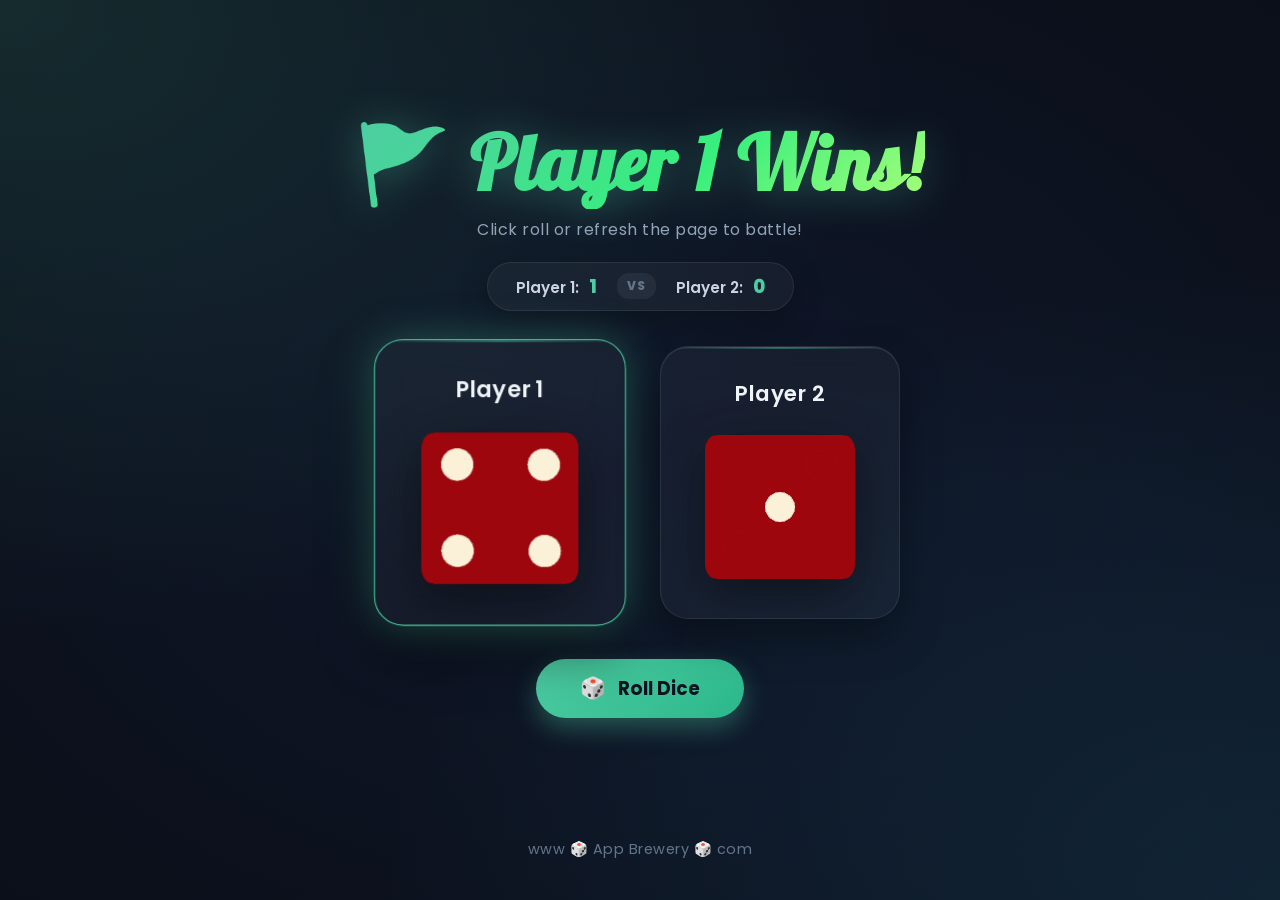
<file: index.html>
<!DOCTYPE html>
<html lang="en" dir="ltr">
  <head>
    <meta charset="utf-8" />
    <meta name="viewport" content="width=device-width, initial-scale=1.0" />
    <title>Dicee Challenge</title>
    <link rel="preconnect" href="https://fonts.googleapis.com" />
    <link rel="preconnect" href="https://fonts.gstatic.com" crossorigin />
    <link
      href="https://fonts.googleapis.com/css2?family=Lobster&family=Poppins:wght@400;500;600;700;800&display=swap"
      rel="stylesheet"
    />
    <link rel="stylesheet" href="styles.css" />
  </head>
  <body>
    <div class="container">
      <header class="header">
        <h1 id="title">Refresh Me</h1>
        <p class="subtitle">Click roll or refresh the page to battle!</p>
      </header>

      <div class="score-board">
        <div class="score-item">Player 1: <span id="p1-score">0</span></div>
        <div class="score-divider">VS</div>
        <div class="score-item">Player 2: <span id="p2-score">0</span></div>
      </div>

      <main class="dice-wrapper">
        <div class="dice dice-card" id="card1">
          <p class="player-name">Player 1</p>
          <div class="dice-img-box">
            <img class="img1" src="images/dice6.png" alt="Player 1 dice" />
          </div>
        </div>

        <div class="dice dice-card" id="card2">
          <p class="player-name">Player 2</p>
          <div class="dice-img-box">
            <img class="img2" src="images/dice6.png" alt="Player 2 dice" />
          </div>
        </div>
      </main>

      <div class="action-section">
        <button id="roll-btn" class="roll-btn" type="button">
          <span class="btn-icon">🎲</span> Roll Dice
        </button>
      </div>
    </div>

    <footer>www 🎲 App Brewery 🎲 com</footer>

    <script src="index.js" charset="utf-8"></script>
  </body>
</html>
</file>
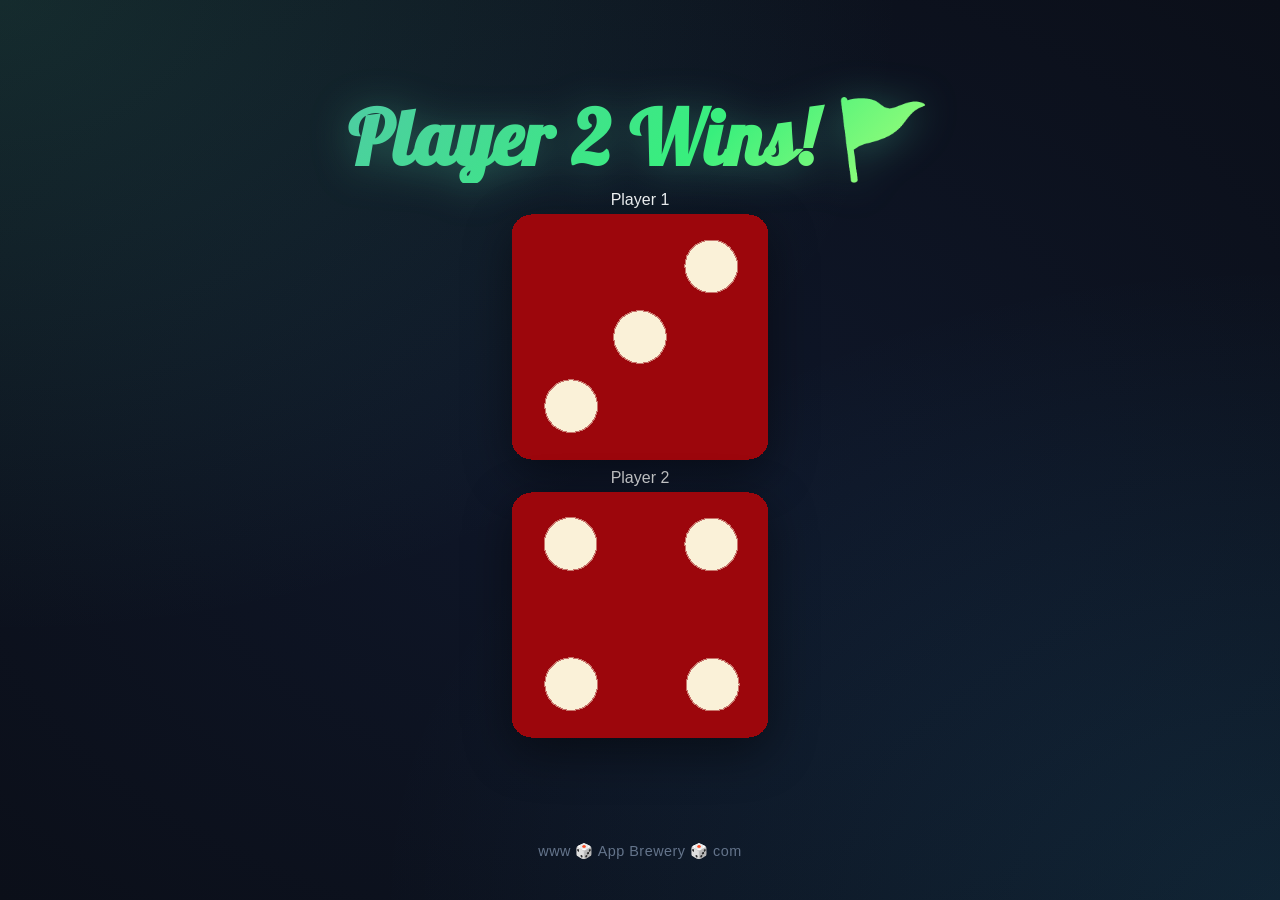
<file: dicee.html>
<!DOCTYPE html>
<html lang="en" dir="ltr">
  <head>
    <meta charset="utf-8" />
    <title>Dicee</title>
    <link rel="stylesheet" href="styles.css" />
    <link
      href="https://fonts.googleapis.com/css?family=Indie+Flower|Lobster"
      rel="stylesheet"
    />
  </head>
  <body>
    <div class="container">
      <h1>Refresh Me</h1>

      <div class="dice">
        <p>Player 1</p>
        <img class="img1" src="images\dice6.png" />
      </div>

      <div class="dice">
        <p>Player 2</p>
        <img class="img2" src="images\dice6.png" />
      </div>
    </div>

    <footer>www 🎲 App Brewery 🎲 com</footer>
  </body>
  <script src="index.js" charset="utf-8"></script>
</html>
</file>
<file: styles.css>
* {
  margin: 0;
  padding: 0;
  box-sizing: border-box;
}

body {
  min-height: 100vh;
  background-color: #0f172a;
  background-image: 
    radial-gradient(at 0% 0%, rgba(78, 204, 163, 0.15) 0px, transparent 50%),
    radial-gradient(at 100% 100%, rgba(56, 189, 248, 0.12) 0px, transparent 50%),
    radial-gradient(at 50% 50%, rgba(15, 23, 42, 0.8) 0px, #0b0f19 100%);
  display: flex;
  flex-direction: column;
  justify-content: space-between;
  align-items: center;
  font-family: 'Poppins', sans-serif;
  color: #f8fafc;
  padding: 30px 20px;
  overflow-x: hidden;
}

.container {
  width: 100%;
  max-width: 900px;
  margin: auto;
  text-align: center;
  display: flex;
  flex-direction: column;
  align-items: center;
}

/* Header & Typography */
.header {
  margin-bottom: 20px;
}

h1 {
  font-family: 'Lobster', cursive;
  font-size: clamp(2.5rem, 6vw, 4.8rem);
  letter-spacing: 1px;
  margin-bottom: 8px;
  background: linear-gradient(135deg, #4ECCA3 0%, #38ef7d 60%, #a8ff78 100%);
  -webkit-background-clip: text;
  -webkit-text-fill-color: transparent;
  filter: drop-shadow(0 4px 20px rgba(78, 204, 163, 0.35));
  transition: all 0.3s ease;
  line-height: 1.2;
}

.subtitle {
  font-size: 1rem;
  color: #94a3b8;
  font-weight: 400;
  letter-spacing: 0.5px;
}

/* Score Board */
.score-board {
  display: inline-flex;
  align-items: center;
  gap: 20px;
  background: rgba(255, 255, 255, 0.04);
  border: 1px solid rgba(255, 255, 255, 0.08);
  backdrop-filter: blur(12px);
  -webkit-backdrop-filter: blur(12px);
  padding: 10px 28px;
  border-radius: 50px;
  margin-bottom: 35px;
  box-shadow: 0 10px 30px rgba(0, 0, 0, 0.25);
}

.score-item {
  font-size: 0.95rem;
  font-weight: 600;
  color: #cbd5e1;
}

.score-item span {
  color: #4ECCA3;
  font-weight: 800;
  font-size: 1.15rem;
  margin-left: 6px;
}

.score-divider {
  font-size: 0.75rem;
  font-weight: 800;
  color: #64748b;
  background: rgba(255, 255, 255, 0.06);
  padding: 4px 10px;
  border-radius: 12px;
  letter-spacing: 1px;
}

/* Dice Cards Container */
.dice-wrapper {
  display: flex;
  justify-content: center;
  align-items: center;
  gap: 40px;
  flex-wrap: wrap;
  width: 100%;
  margin-bottom: 30px;
}

.dice-card {
  background: rgba(255, 255, 255, 0.04);
  border: 1px solid rgba(255, 255, 255, 0.08);
  backdrop-filter: blur(16px);
  -webkit-backdrop-filter: blur(16px);
  border-radius: 28px;
  padding: 30px 36px 36px;
  width: 240px;
  box-shadow: 
    0 20px 40px rgba(0, 0, 0, 0.35),
    inset 0 1px 0 rgba(255, 255, 255, 0.1);
  transition: transform 0.35s cubic-bezier(0.34, 1.56, 0.64, 1), box-shadow 0.35s ease, border-color 0.35s ease;
  position: relative;
  overflow: hidden;
}

.dice-card::before {
  content: "";
  position: absolute;
  top: 0;
  left: 0;
  right: 0;
  height: 2px;
  background: linear-gradient(90deg, transparent, rgba(78, 204, 163, 0.4), transparent);
}

.dice-card:hover {
  transform: translateY(-8px);
  border-color: rgba(78, 204, 163, 0.3);
  box-shadow: 0 30px 60px rgba(0, 0, 0, 0.45);
}

.dice-card.winner {
  border-color: #4ECCA3;
  box-shadow: 
    0 0 40px rgba(78, 204, 163, 0.35),
    0 25px 50px rgba(0, 0, 0, 0.5);
  transform: scale(1.05);
}

.player-name {
  font-size: 1.35rem;
  font-weight: 600;
  color: #f1f5f9;
  margin-bottom: 22px;
  letter-spacing: 0.5px;
}

.dice-img-box {
  width: 150px;
  height: 150px;
  margin: 0 auto;
  display: flex;
  align-items: center;
  justify-content: center;
}

.dice img {
  width: 100%;
  height: 100%;
  object-fit: contain;
  filter: drop-shadow(0 14px 24px rgba(0, 0, 0, 0.45));
  transition: transform 0.3s ease;
  border-radius: 18px;
}

/* Shake / Roll Animation */
@keyframes diceRoll {
  0% { transform: rotate(0deg) scale(1); }
  20% { transform: rotate(-25deg) scale(1.1); }
  40% { transform: rotate(25deg) scale(1.1); }
  60% { transform: rotate(-15deg) scale(1.05); }
  80% { transform: rotate(15deg) scale(1.05); }
  100% { transform: rotate(0deg) scale(1); }
}

.rolling {
  animation: diceRoll 0.6s cubic-bezier(0.36, 0.07, 0.19, 0.97);
}

/* Action Button */
.action-section {
  margin-top: 10px;
}

.roll-btn {
  background: linear-gradient(135deg, #4ECCA3 0%, #2bb88a 100%);
  color: #0b1320;
  font-family: 'Poppins', sans-serif;
  font-size: 1.15rem;
  font-weight: 700;
  padding: 16px 44px;
  border: none;
  border-radius: 50px;
  cursor: pointer;
  box-shadow: 0 10px 25px rgba(78, 204, 163, 0.35);
  transition: all 0.25s cubic-bezier(0.34, 1.56, 0.64, 1);
  display: inline-flex;
  align-items: center;
  gap: 12px;
  user-select: none;
}

.roll-btn:hover {
  transform: translateY(-4px) scale(1.03);
  box-shadow: 0 18px 36px rgba(78, 204, 163, 0.45);
  background: linear-gradient(135deg, #5debc0 0%, #32c494 100%);
}

.roll-btn:active {
  transform: translateY(2px) scale(0.98);
  box-shadow: 0 6px 16px rgba(78, 204, 163, 0.25);
}

.roll-btn:disabled {
  opacity: 0.65;
  cursor: not-allowed;
  transform: none !important;
}

.btn-icon {
  font-size: 1.3rem;
  line-height: 1;
}

/* Footer */
footer {
  margin-top: 35px;
  color: #64748b;
  font-size: 0.9rem;
  letter-spacing: 0.5px;
  padding-bottom: 10px;
}

/* Mobile Responsiveness */
@media (max-width: 600px) {
  body {
    padding: 20px 14px;
  }

  .dice-wrapper {
    gap: 20px;
  }

  .dice-card {
    width: 155px;
    padding: 20px 16px;
    border-radius: 20px;
  }

  .player-name {
    font-size: 1.1rem;
    margin-bottom: 14px;
  }

  .dice-img-box {
    width: 105px;
    height: 105px;
  }

  .roll-btn {
    padding: 14px 34px;
    font-size: 1rem;
  }

  .score-board {
    padding: 8px 20px;
    gap: 14px;
  }
}
</file>
